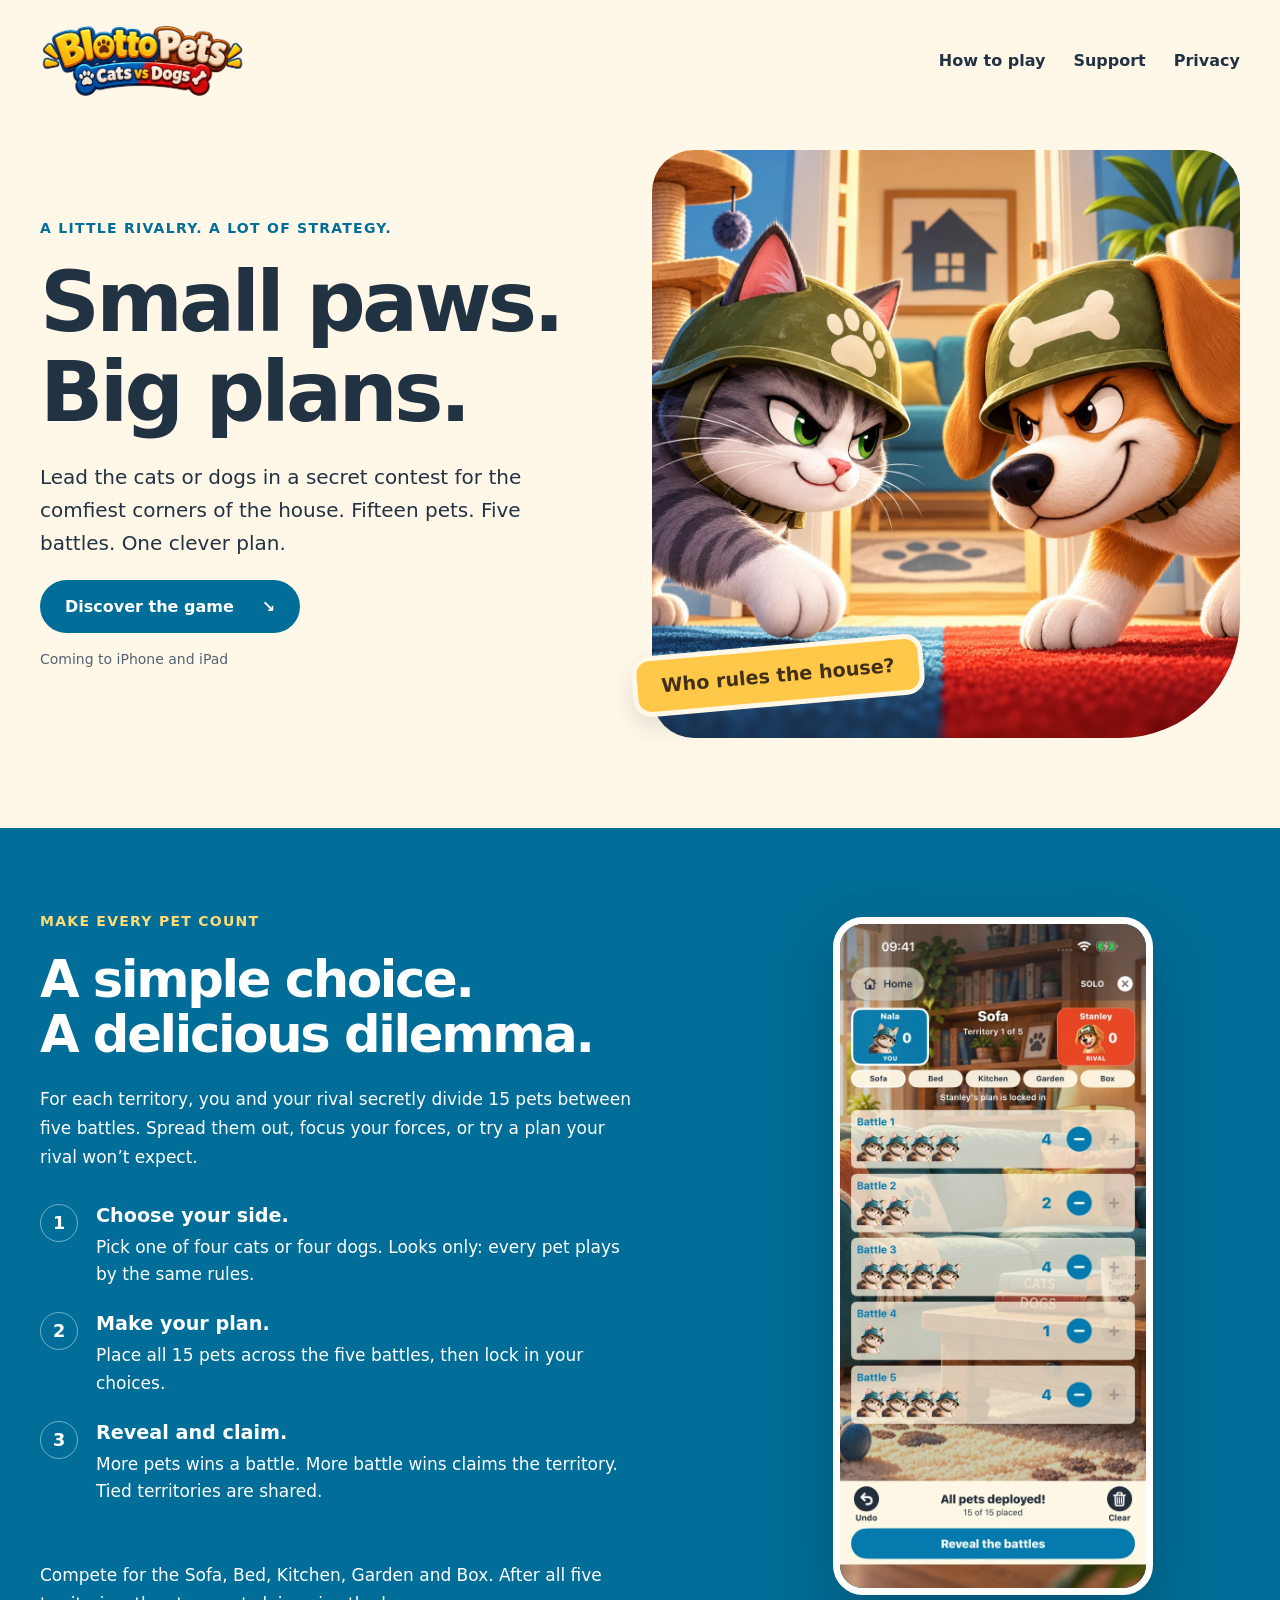
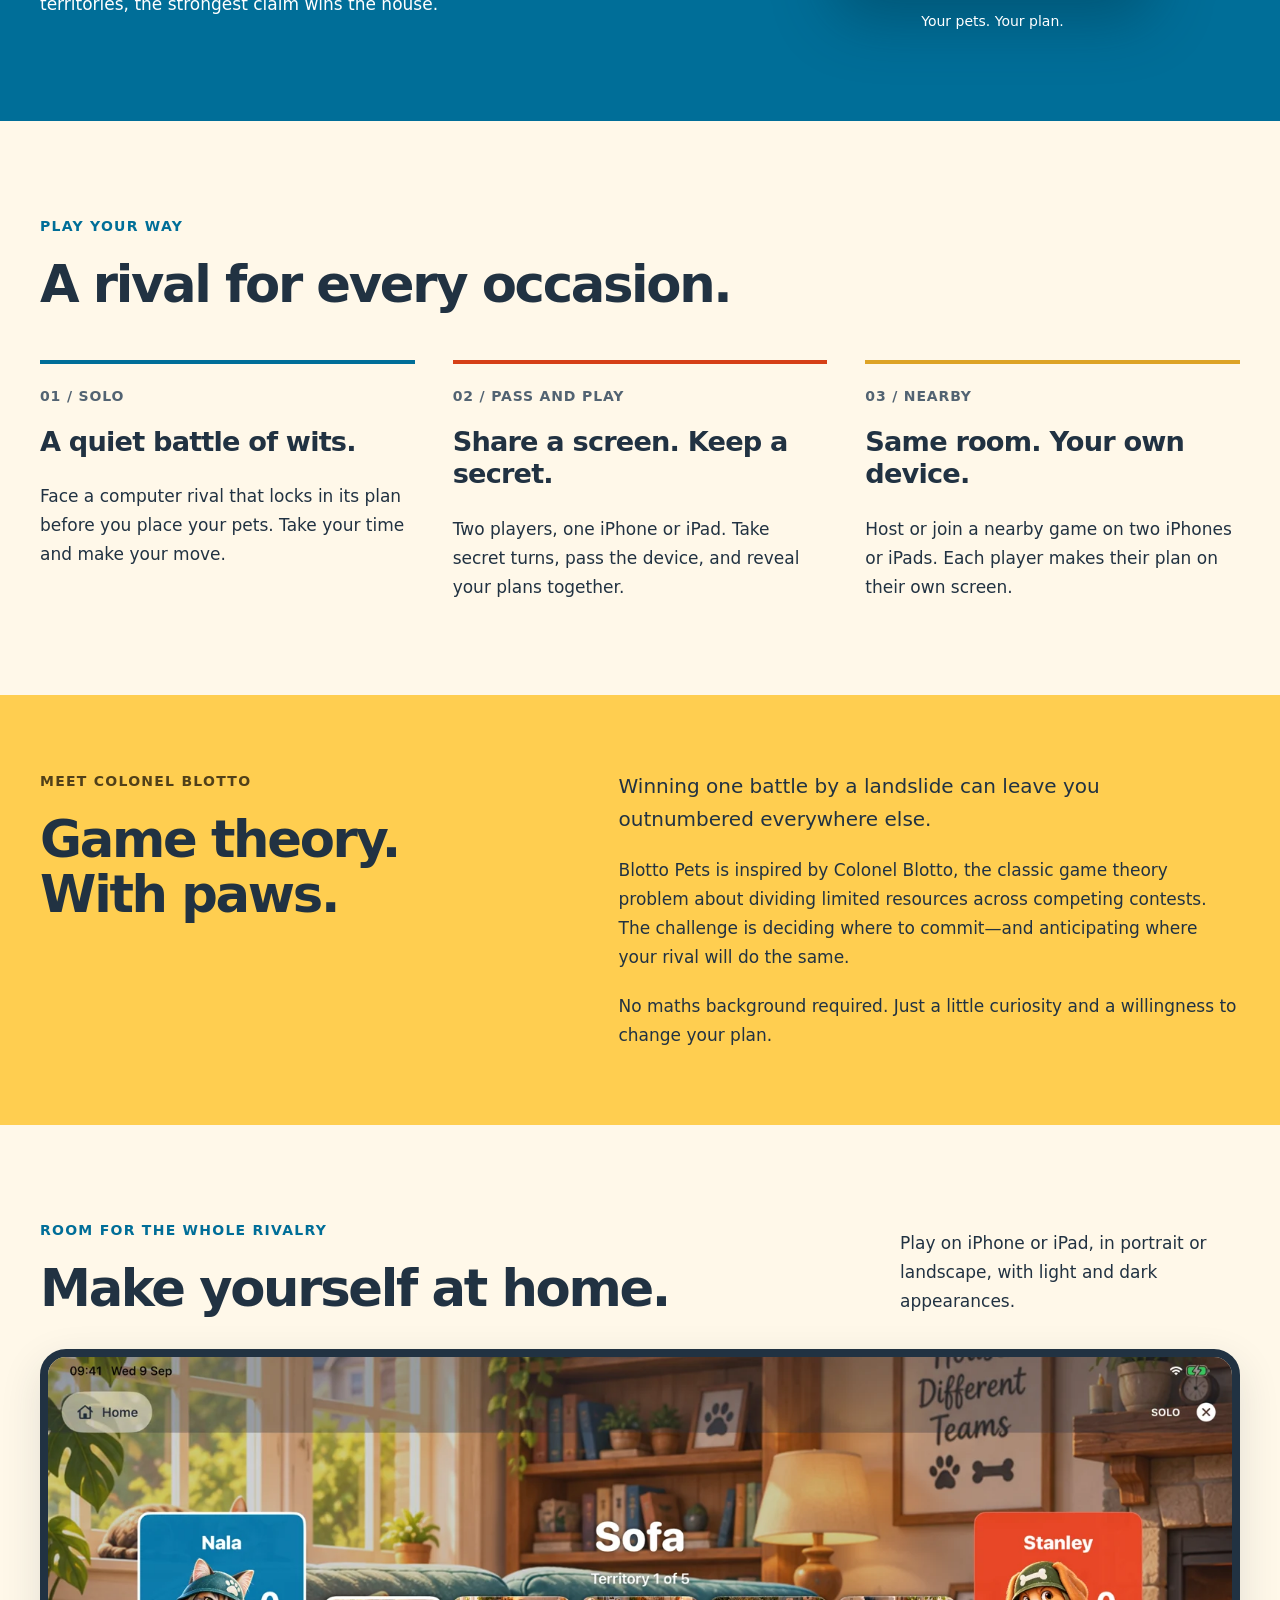
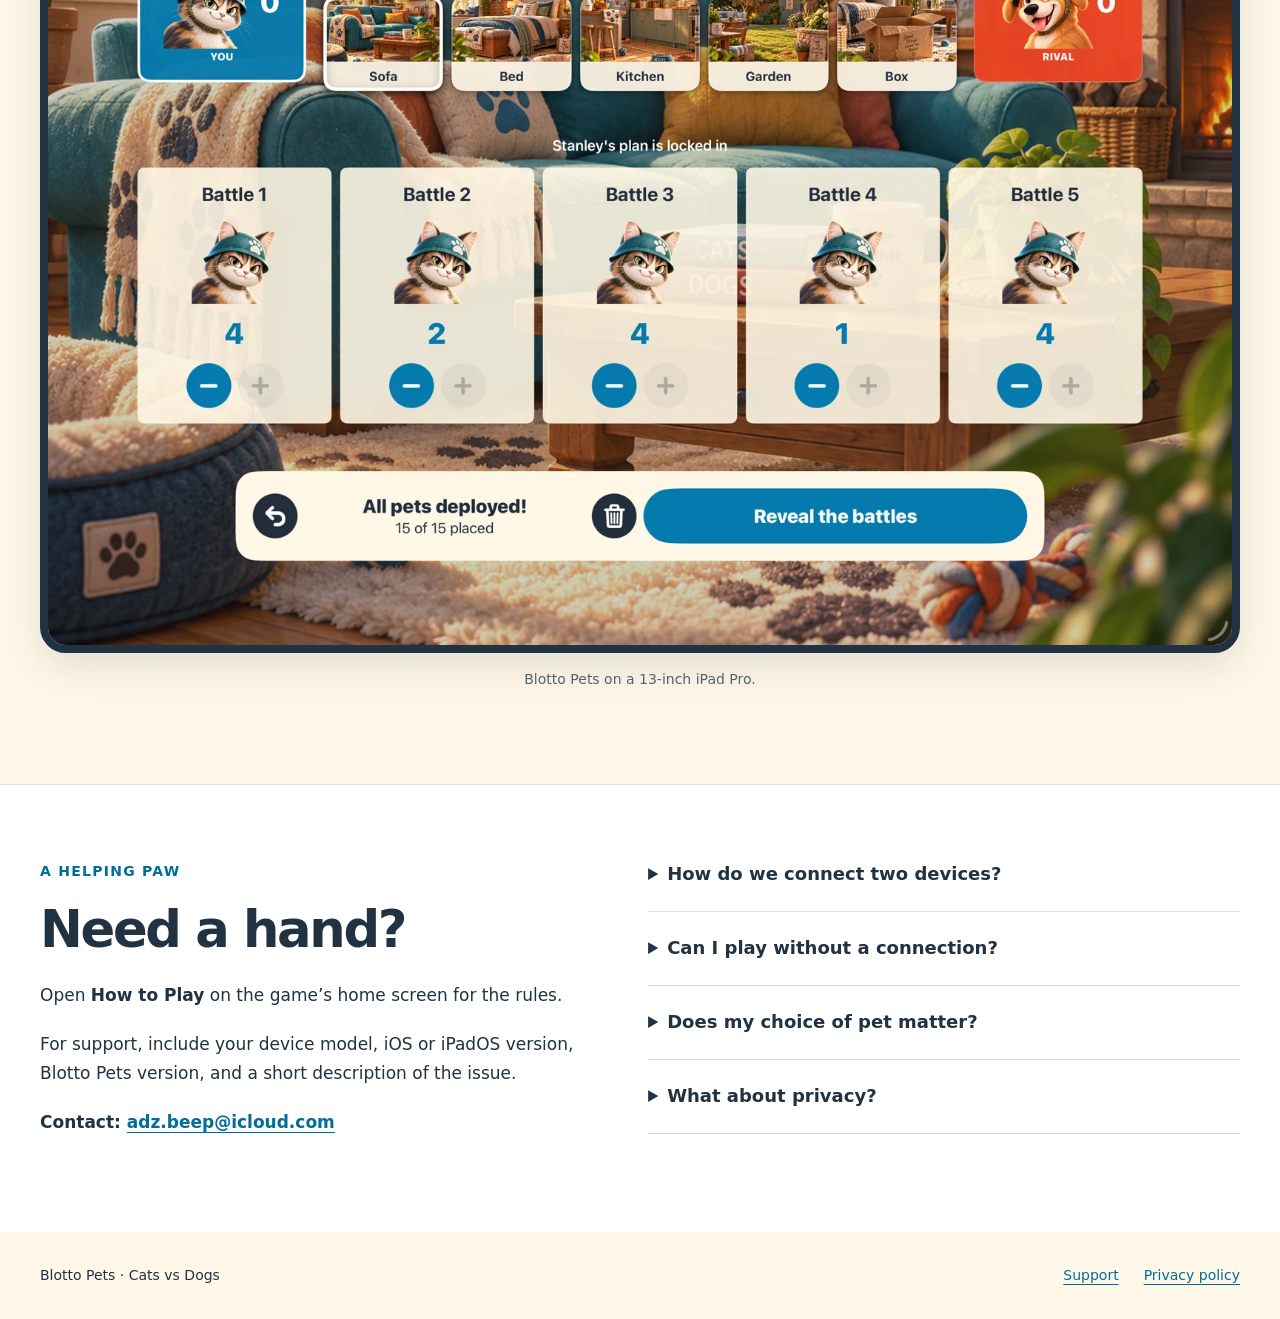
<file: index.html>
<!doctype html>
<html lang="en-GB">
<head>
<meta charset="utf-8">
<meta name="viewport" content="width=device-width, initial-scale=1">
<meta name="theme-color" content="#006e98">
<title>Blotto Pets — Small paws. Big plans.</title>
<meta name="description" content="A playful cats-versus-dogs strategy game inspired by Colonel Blotto. Play solo, pass-and-play or with a nearby friend on iPhone and iPad.">
<link rel="icon" type="image/png" href="assets/favicon.png">
<link rel="apple-touch-icon" href="assets/apple-touch-icon.png">
<link rel="stylesheet" href="assets/styles.css">
</head>
<body>
<a class="skip" href="#main">Skip to content</a>
<header class="site-header wrap">
<a class="brand" href="index.html" aria-label="Blotto Pets home"><img src="assets/logo.webp" alt="Blotto Pets: Cats vs Dogs" width="900" height="450"></a>
<nav aria-label="Main navigation"><a href="index.html#how-to-play">How to play</a><a href="index.html#support">Support</a><a href="privacy.html" >Privacy</a></nav>
</header>
<main id="main">
<section class="hero wrap" aria-labelledby="hero-title">
<div class="hero-copy"><p class="eyebrow">A little rivalry. A lot of strategy.</p><h1 id="hero-title">Small paws.<br>Big plans.</h1><p class="intro">Lead the cats or dogs in a secret contest for the comfiest corners of the house. Fifteen pets. Five battles. One clever plan.</p><a class="button" href="#how-to-play">Discover the game <span aria-hidden="true">↘</span></a><p class="availability">Coming to iPhone and iPad</p><!-- Replace availability text with a real App Store link after release. --></div>
<div class="hero-art"><img src="assets/cats-vs-dogs.webp" alt="A cat and dog face off in their colourful shared home." width="1254" height="1254" fetchpriority="high"><span class="art-label">Who rules the house?</span></div>
</section>
<section class="rules-section" id="how-to-play" aria-labelledby="rules-title"><div class="wrap rules-layout"><div><p class="eyebrow">Make every pet count</p><h2 id="rules-title">A simple choice.<br>A delicious dilemma.</h2><p>For each territory, you and your rival secretly divide 15 pets between five battles. Spread them out, focus your forces, or try a plan your rival won’t expect.</p><ol class="steps"><li><strong>Choose your side.</strong><span>Pick one of four cats or four dogs. Looks only: every pet plays by the same rules.</span></li><li><strong>Make your plan.</strong><span>Place all 15 pets across the five battles, then lock in your choices.</span></li><li><strong>Reveal and claim.</strong><span>More pets wins a battle. More battle wins claims the territory. Tied territories are shared.</span></li></ol><p>Compete for the Sofa, Bed, Kitchen, Garden and Box. After all five territories, the strongest claim wins the house.</p></div><figure class="phone-shot"><img src="assets/iphone-gameplay.webp" alt="Blotto Pets on iPhone: Nala’s 15 cats are divided between five battles for the Sofa." width="660" height="1434" loading="lazy"><figcaption>Your pets. Your plan.</figcaption></figure></div></section>
<section class="wrap modes-section" aria-labelledby="modes-title"><p class="eyebrow">Play your way</p><h2 id="modes-title">A rival for every occasion.</h2><div class="modes"><article><span class="mode-number">01 / SOLO</span><h3>A quiet battle of wits.</h3><p>Face a computer rival that locks in its plan before you place your pets. Take your time and make your move.</p></article><article><span class="mode-number">02 / PASS AND PLAY</span><h3>Share a screen. Keep a secret.</h3><p>Two players, one iPhone or iPad. Take secret turns, pass the device, and reveal your plans together.</p></article><article><span class="mode-number">03 / NEARBY</span><h3>Same room. Your own device.</h3><p>Host or join a nearby game on two iPhones or iPads. Each player makes their plan on their own screen.</p></article></div></section>
<section class="theory-section"><div class="wrap theory-layout"><div><p class="eyebrow">Meet Colonel Blotto</p><h2>Game theory.<br>With paws.</h2></div><div><p class="intro">Winning one battle by a landslide can leave you outnumbered everywhere else.</p><p>Blotto Pets is inspired by Colonel Blotto, the classic game theory problem about dividing limited resources across competing contests. The challenge is deciding where to commit—and anticipating where your rival will do the same.</p><p>No maths background required. Just a little curiosity and a willingness to change your plan.</p></div></div></section>
<section class="wrap tablet-section" aria-labelledby="tablet-title"><div class="section-heading"><div><p class="eyebrow">Room for the whole rivalry</p><h2 id="tablet-title">Make yourself at home.</h2></div><p>Play on iPhone or iPad, in portrait or landscape, with light and dark appearances.</p></div><figure><img class="tablet-shot" src="assets/ipad-gameplay.webp" alt="Landscape iPad gameplay showing all five battles, the room map, and both pets’ scores." width="1600" height="1200" loading="lazy"><figcaption>Blotto Pets on a 13-inch iPad Pro.</figcaption></figure></section>
<section class="support-section" id="support"><div class="wrap support-layout"><div><p class="eyebrow">A helping paw</p><h2>Need a hand?</h2><p>Open <strong>How to Play</strong> on the game’s home screen for the rules.</p><p>For support, include your device model, iOS or iPadOS version, Blotto Pets version, and a short description of the issue.</p><p class="contact">Contact: <a href="mailto:adz.beep@icloud.com">adz.beep@icloud.com</a></p></div><div class="faq"><details><summary>How do we connect two devices?</summary><p>Use the same version of Blotto Pets on both devices. Keep them nearby, enable Wi-Fi and Bluetooth, and allow local-network access when asked. One player chooses Host a game; the other chooses Join a game. Nearby play is not internet matchmaking.</p></details><details><summary>Can I play without a connection?</summary><p>Yes. Solo and pass-and-play work without an internet connection. Nearby multiplayer needs local connectivity between the two devices.</p></details><details><summary>Does my choice of pet matter?</summary><p>Choose your favourite. Pet appearances don’t change the rules or give a gameplay advantage.</p></details><details><summary>What about privacy?</summary><p>No account is needed. The app has no advertising or third-party analytics in this release. Read our <a href="privacy.html">privacy policy</a> for details about local saves and nearby multiplayer.</p></details></div></div></section>
</main>
<footer class="site-footer wrap"><p>Blotto Pets · Cats vs Dogs</p><div><a href="index.html#support">Support</a><a href="privacy.html">Privacy policy</a></div></footer>
</body></html>
</file>
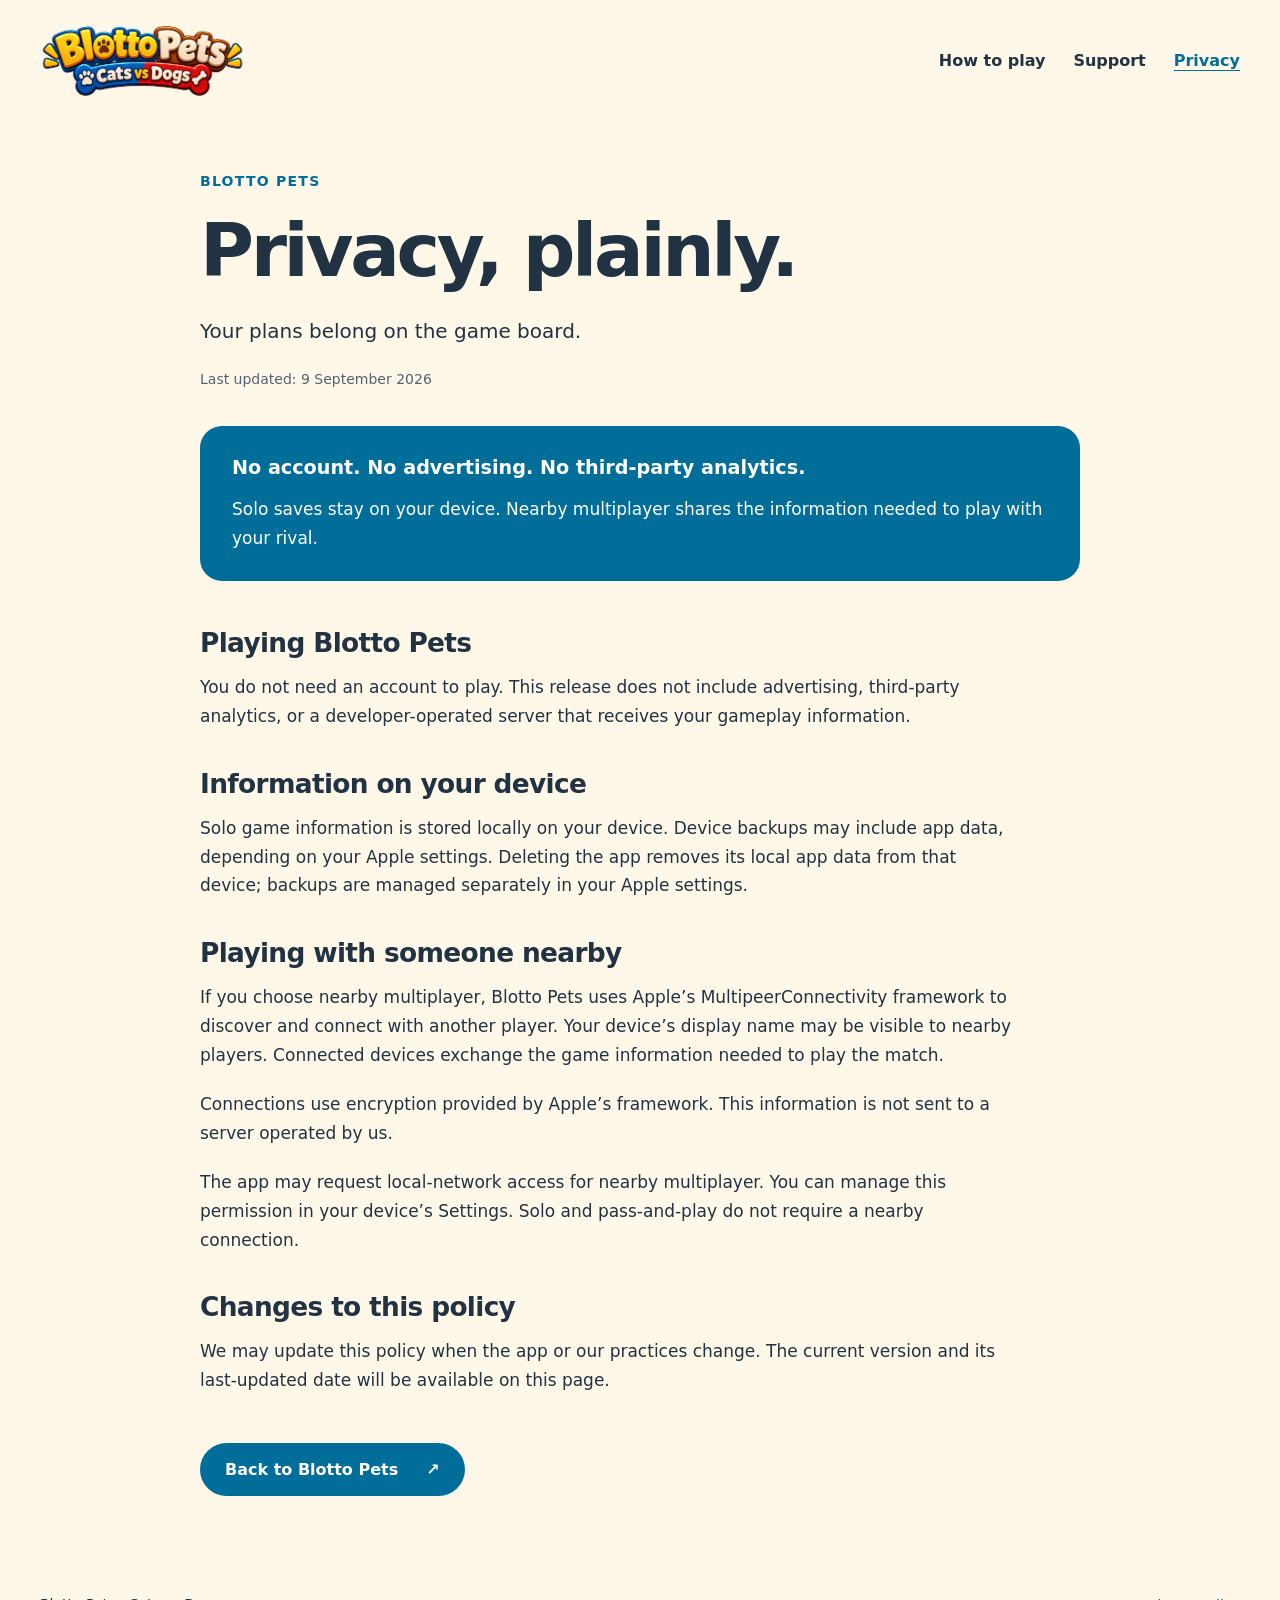
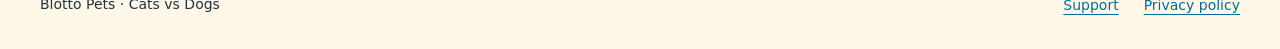
<file: privacy.html>
<!doctype html>
<html lang="en-GB">
<head>
<meta charset="utf-8">
<meta name="viewport" content="width=device-width, initial-scale=1">
<meta name="theme-color" content="#006e98">
<title>Privacy Policy — Blotto Pets</title>
<meta name="description" content="How Blotto Pets handles local saves, nearby multiplayer, support requests and website visits.">
<link rel="icon" type="image/png" href="assets/favicon.png">
<link rel="apple-touch-icon" href="assets/apple-touch-icon.png">
<link rel="stylesheet" href="assets/styles.css">
</head>
<body>
<a class="skip" href="#main">Skip to content</a>
<header class="site-header wrap">
<a class="brand" href="index.html" aria-label="Blotto Pets home"><img src="assets/logo.webp" alt="Blotto Pets: Cats vs Dogs" width="900" height="450"></a>
<nav aria-label="Main navigation"><a href="index.html#how-to-play">How to play</a><a href="index.html#support">Support</a><a href="privacy.html" aria-current="page">Privacy</a></nav>
</header>
<main id="main" class="privacy wrap">
<div class="privacy-heading"><p class="eyebrow">Blotto Pets</p><h1>Privacy, plainly.</h1><p class="intro">Your plans belong on the game board.</p><p class="updated">Last updated: 9 September 2026</p></div>
<aside class="privacy-summary" aria-label="Privacy summary"><strong>No account. No advertising. No third-party analytics.</strong><p>Solo saves stay on your device. Nearby multiplayer shares the information needed to play with your rival.</p></aside>
<div class="policy-content">
<section><h2>Playing Blotto Pets</h2><p>You do not need an account to play. This release does not include advertising, third-party analytics, or a developer-operated server that receives your gameplay information.</p></section>
<section><h2>Information on your device</h2><p>Solo game information is stored locally on your device. Device backups may include app data, depending on your Apple settings. Deleting the app removes its local app data from that device; backups are managed separately in your Apple settings.</p></section>
<section><h2>Playing with someone nearby</h2><p>If you choose nearby multiplayer, Blotto Pets uses Apple’s MultipeerConnectivity framework to discover and connect with another player. Your device’s display name may be visible to nearby players. Connected devices exchange the game information needed to play the match.</p><p>Connections use encryption provided by Apple’s framework. This information is not sent to a server operated by us.</p><p>The app may request local-network access for nearby multiplayer. You can manage this permission in your device’s Settings. Solo and pass-and-play do not require a nearby connection.</p></section>
<section><h2>Changes to this policy</h2><p>We may update this policy when the app or our practices change. The current version and its last-updated date will be available on this page.</p></section>
</div><a class="button" href="index.html">Back to Blotto Pets <span aria-hidden="true">↗</span></a>
</main>
<footer class="site-footer wrap"><p>Blotto Pets · Cats vs Dogs</p><div><a href="index.html#support">Support</a><a href="privacy.html">Privacy policy</a></div></footer>
</body></html>
</file>
<file: assets/styles.css>
:root{--ink:#213242;--blue:#006e98;--deep:#054967;--orange:#d64016;--cream:#fff8e9;--line:#d8dee0;--muted:#526372;--max:1200px;font-family:ui-rounded,"Arial Rounded MT Bold",system-ui,-apple-system,BlinkMacSystemFont,"Segoe UI",sans-serif;color:var(--ink);background:var(--cream);font-synthesis:none}*{box-sizing:border-box}html{scroll-behavior:smooth;scroll-padding-top:24px}body{margin:0}img{display:block;max-width:100%;height:auto}a{color:var(--blue);text-underline-offset:4px}a:hover{text-decoration-thickness:2px}a:focus-visible,summary:focus-visible{outline:3px solid var(--orange);outline-offset:6px;border-radius:3px}.wrap{width:min(var(--max),calc(100% - 64px));margin-inline:auto}.skip{position:absolute;left:16px;top:-100px;background:white;padding:12px;z-index:5}.skip:focus{top:12px}.site-header{display:flex;align-items:center;justify-content:space-between;gap:28px;min-height:120px}.brand{width:205px;flex-shrink:0}.site-header nav{display:flex;gap:28px;flex-wrap:wrap}.site-header nav a{text-decoration:none;color:var(--ink);font-weight:650;font-size:1rem}.site-header nav a[aria-current]{color:var(--blue);text-decoration:underline}.hero{display:grid;grid-template-columns:1fr 1.05fr;gap:52px;align-items:center;padding-block:30px 90px}.eyebrow{font-size:.875rem;font-weight:800;letter-spacing:.09em;text-transform:uppercase;color:var(--blue);margin:0 0 18px}h1,h2,h3{font-weight:850;letter-spacing:-.045em;line-height:1.07;margin:0 0 24px}h1{font-size:clamp(3.2rem,6.5vw,5.8rem)}h2{font-size:clamp(2.3rem,4vw,3.65rem)}h3{font-size:1.7rem;line-height:1.2;letter-spacing:-.03em}p{font-size:1.0625rem;line-height:1.7;margin:0 0 20px}.intro{font-size:1.25rem;line-height:1.65}.button{display:inline-flex;gap:28px;align-items:center;padding:17px 25px;border-radius:100px;background:var(--blue);color:white;text-decoration:none;font-weight:750;font-size:1rem}.button:hover{background:var(--deep)}.availability{font-size:.875rem;margin:15px 0 0;color:var(--muted)}.hero-art{position:relative;isolation:isolate}.hero-art>img{border-radius:42px 42px 120px 42px}.art-label{position:absolute;left:-20px;bottom:32px;transform:rotate(-5deg);background:#ffc848;border:5px solid var(--cream);padding:14px 24px;border-radius:18px;color:#403017;font-weight:800;font-size:1.2rem;box-shadow:0 10px 25px #21324222}.rules-section{background:var(--blue);color:white;padding:82px 0}.rules-section .eyebrow{color:#ffdb78}.rules-layout{display:grid;grid-template-columns:1.1fr .9fr;gap:100px;align-items:center}.rules-layout p{max-width:600px}.steps{padding:0;list-style:none;counter-reset:steps;margin:32px 0}.steps li{counter-increment:steps;position:relative;padding:0 0 24px 56px}.steps li:before{content:counter(steps);position:absolute;left:0;top:0;width:36px;height:36px;display:grid;place-items:center;border:1px solid #ffffff70;border-radius:50%;font-size:1.1rem;font-weight:800}.steps strong{display:block;font-size:1.2rem;margin-bottom:7px}.steps span{font-size:1.0625rem;line-height:1.6;display:block}.phone-shot{margin:0 auto;width:min(100%,320px)}.phone-shot img{border:7px solid #ffffff;border-radius:30px;box-shadow:0 24px 60px #00334466}.phone-shot figcaption{color:white;text-align:center}figcaption{font-size:.875rem;color:var(--muted);margin-top:16px;line-height:1.5}figure{margin:0}.modes-section{padding-block:94px}.modes{display:grid;grid-template-columns:repeat(3,1fr);gap:38px;margin-top:48px}.modes article{border-top:4px solid var(--blue);padding-top:24px}.modes article:nth-child(2){border-color:var(--orange)}.modes article:nth-child(3){border-color:#dda326}.mode-number{font-size:.875rem;font-weight:750;letter-spacing:.06em;display:block;margin-bottom:22px;color:var(--muted)}.modes p{margin:0}.theory-section{background:#ffce50;padding-block:75px}.theory-layout{display:grid;grid-template-columns:.9fr 1.1fr;gap:70px;align-items:start}.theory-section .eyebrow{color:#514019}.theory-section p:last-child{margin:0}.tablet-section{padding-block:94px}.section-heading{display:flex;align-items:end;justify-content:space-between;gap:45px;margin-bottom:34px}.section-heading h2{margin-bottom:0}.section-heading>p{max-width:340px;margin:0}.tablet-shot{border:8px solid var(--ink);border-radius:26px;width:100%;box-shadow:0 14px 40px #21324220}.tablet-section figcaption{text-align:center}.support-section{background:white;padding-block:75px;border-top:1px solid var(--line)}.support-layout{display:grid;grid-template-columns:1fr 1.1fr;gap:70px}.faq details{border-bottom:1px solid var(--line);padding:22px 0}.faq details:first-child{padding-top:0}summary{font-size:1.125rem;line-height:1.6;font-weight:700;cursor:pointer}details p{margin:15px 0 0}.contact{font-weight:650}.pending{background:#fff1c3;color:#644514;box-decoration-break:clone;-webkit-box-decoration-break:clone;padding:2px 5px;border-radius:4px}.site-footer{padding-block:32px;display:flex;gap:24px;justify-content:space-between;align-items:center}.site-footer p{font-size:.875rem;margin:0}.site-footer>div{display:flex;gap:25px}.site-footer a{font-size:.875rem}.privacy{max-width:880px;padding-block:50px 65px}.privacy h1{font-size:clamp(3rem,6vw,4.6rem)}.privacy-heading{margin-bottom:35px}.updated{font-size:.875rem;color:var(--muted)}.privacy-summary{padding:28px 32px;background:var(--blue);color:white;border-radius:22px;margin-bottom:45px}.privacy-summary strong{font-size:1.2rem;line-height:1.5;display:block}.privacy-summary p{margin:12px 0 0}.policy-content section{margin-bottom:36px}.policy-content h2{font-size:1.65rem;letter-spacing:-.025em;line-height:1.25;margin-bottom:14px}.policy-content p{max-width:75ch}.privacy .button{margin-top:12px}@media(max-width:900px){.hero{gap:30px}.rules-layout{gap:50px}.theory-layout,.support-layout{gap:40px}.modes{gap:24px}.hero-art>img{border-radius:28px 28px 80px 28px}.art-label{left:-12px;font-size:1rem;padding:10px 16px}}@media(max-width:680px){.wrap{width:calc(100% - 36px)}.site-header{min-height:100px;gap:8px;flex-wrap:wrap;padding-block:12px 22px}.brand{width:165px}.site-header nav{gap:17px}.site-header nav a{font-size:.875rem}.hero{grid-template-columns:1fr;padding-block:22px 58px;gap:38px}.hero-copy{max-width:540px}.hero h1{font-size:3.75rem}.hero-art{max-width:530px;width:100%;margin:auto}.art-label{left:10px}.rules-section{padding-block:58px}.rules-layout,.theory-layout,.support-layout{grid-template-columns:1fr;gap:40px}.phone-shot{width:280px;max-width:85%}.modes{grid-template-columns:1fr;gap:30px;margin-top:32px}.modes-section,.tablet-section{padding-block:60px}.modes article{padding-top:18px}.mode-number{margin-bottom:14px}.theory-section,.support-section{padding-block:54px}.section-heading{display:block}.section-heading>p{max-width:none;margin-top:22px}.tablet-shot{border-width:4px;border-radius:13px}.site-footer{align-items:start;flex-direction:column;gap:14px}.privacy{padding-top:25px}.privacy-summary{padding:23px}.privacy h1{font-size:3rem}}@media(prefers-reduced-motion:reduce){html{scroll-behavior:auto}}@media print{.site-header nav,.skip,.button,.site-footer{display:none}body{background:white;color:black}.wrap{width:100%}.privacy-summary{background:white;color:black;border:1px solid black}.pending{background:none;border:1px dashed black}}
</file>
